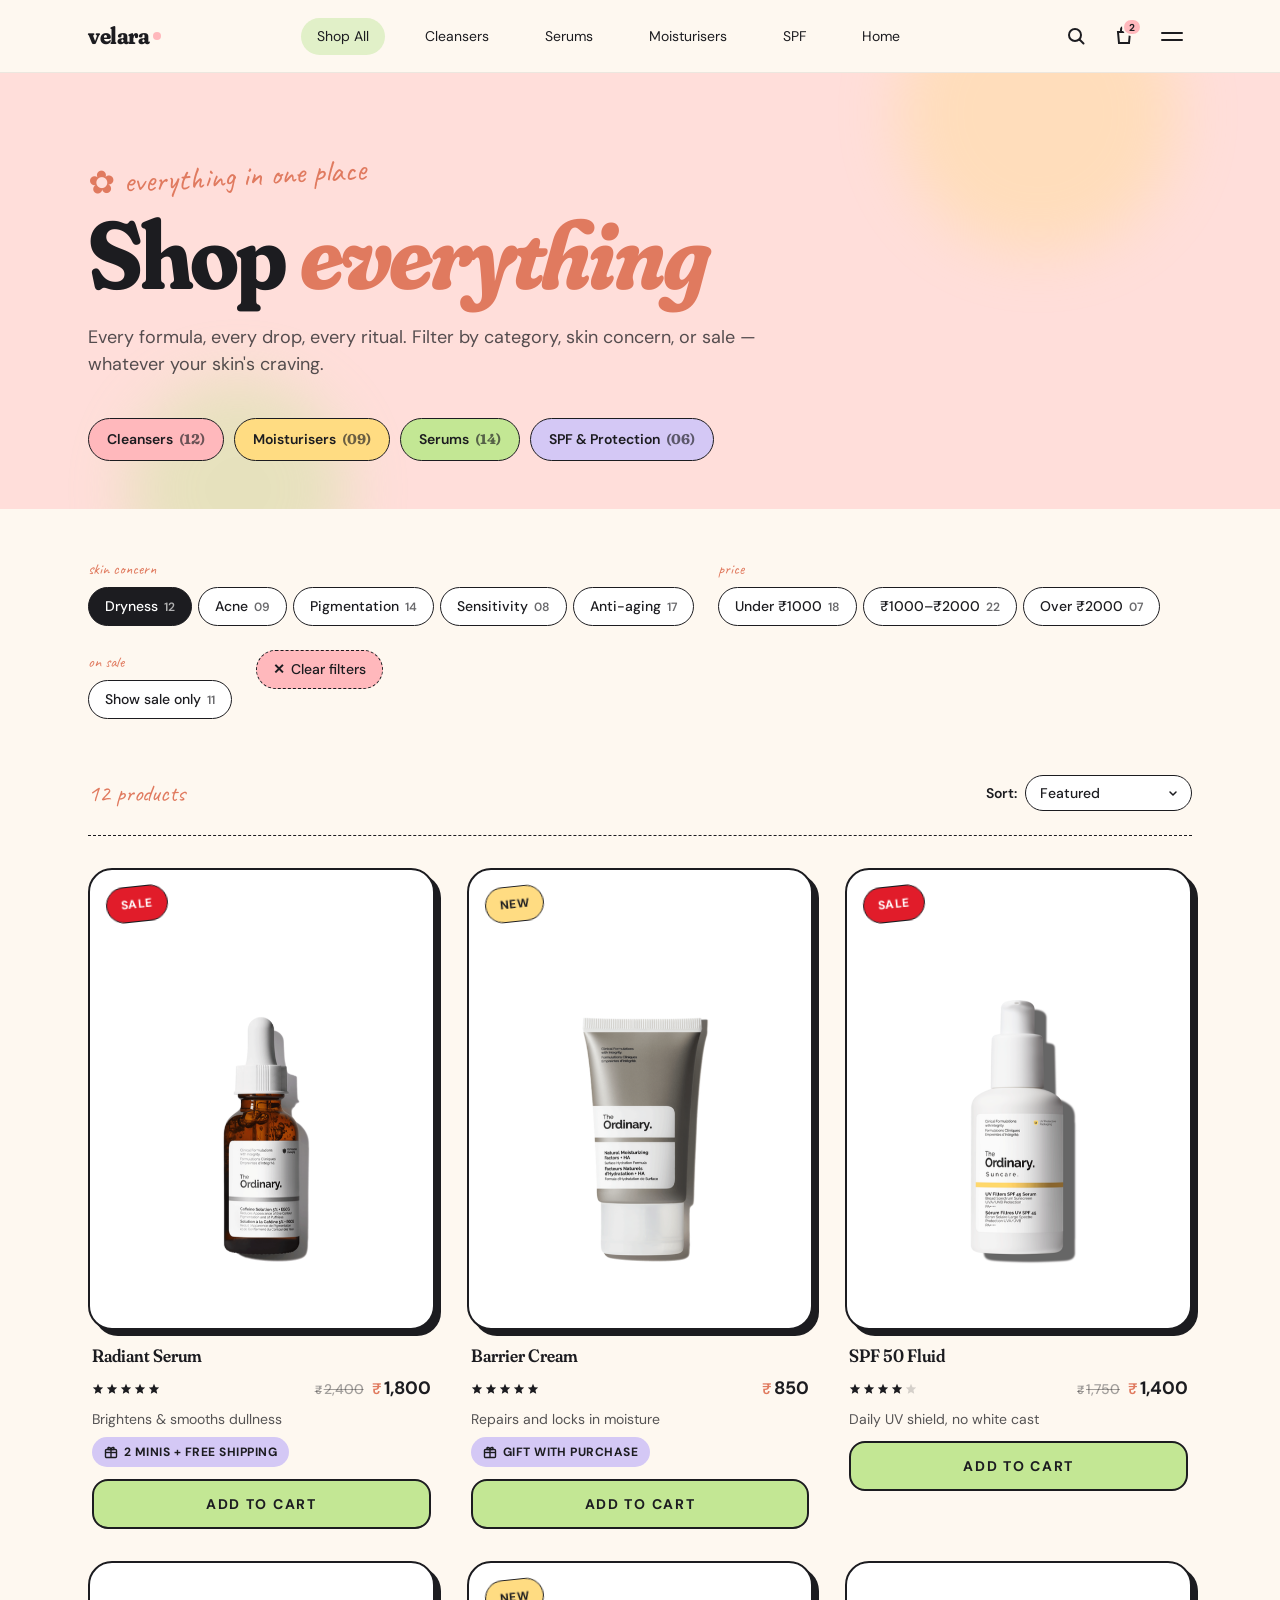
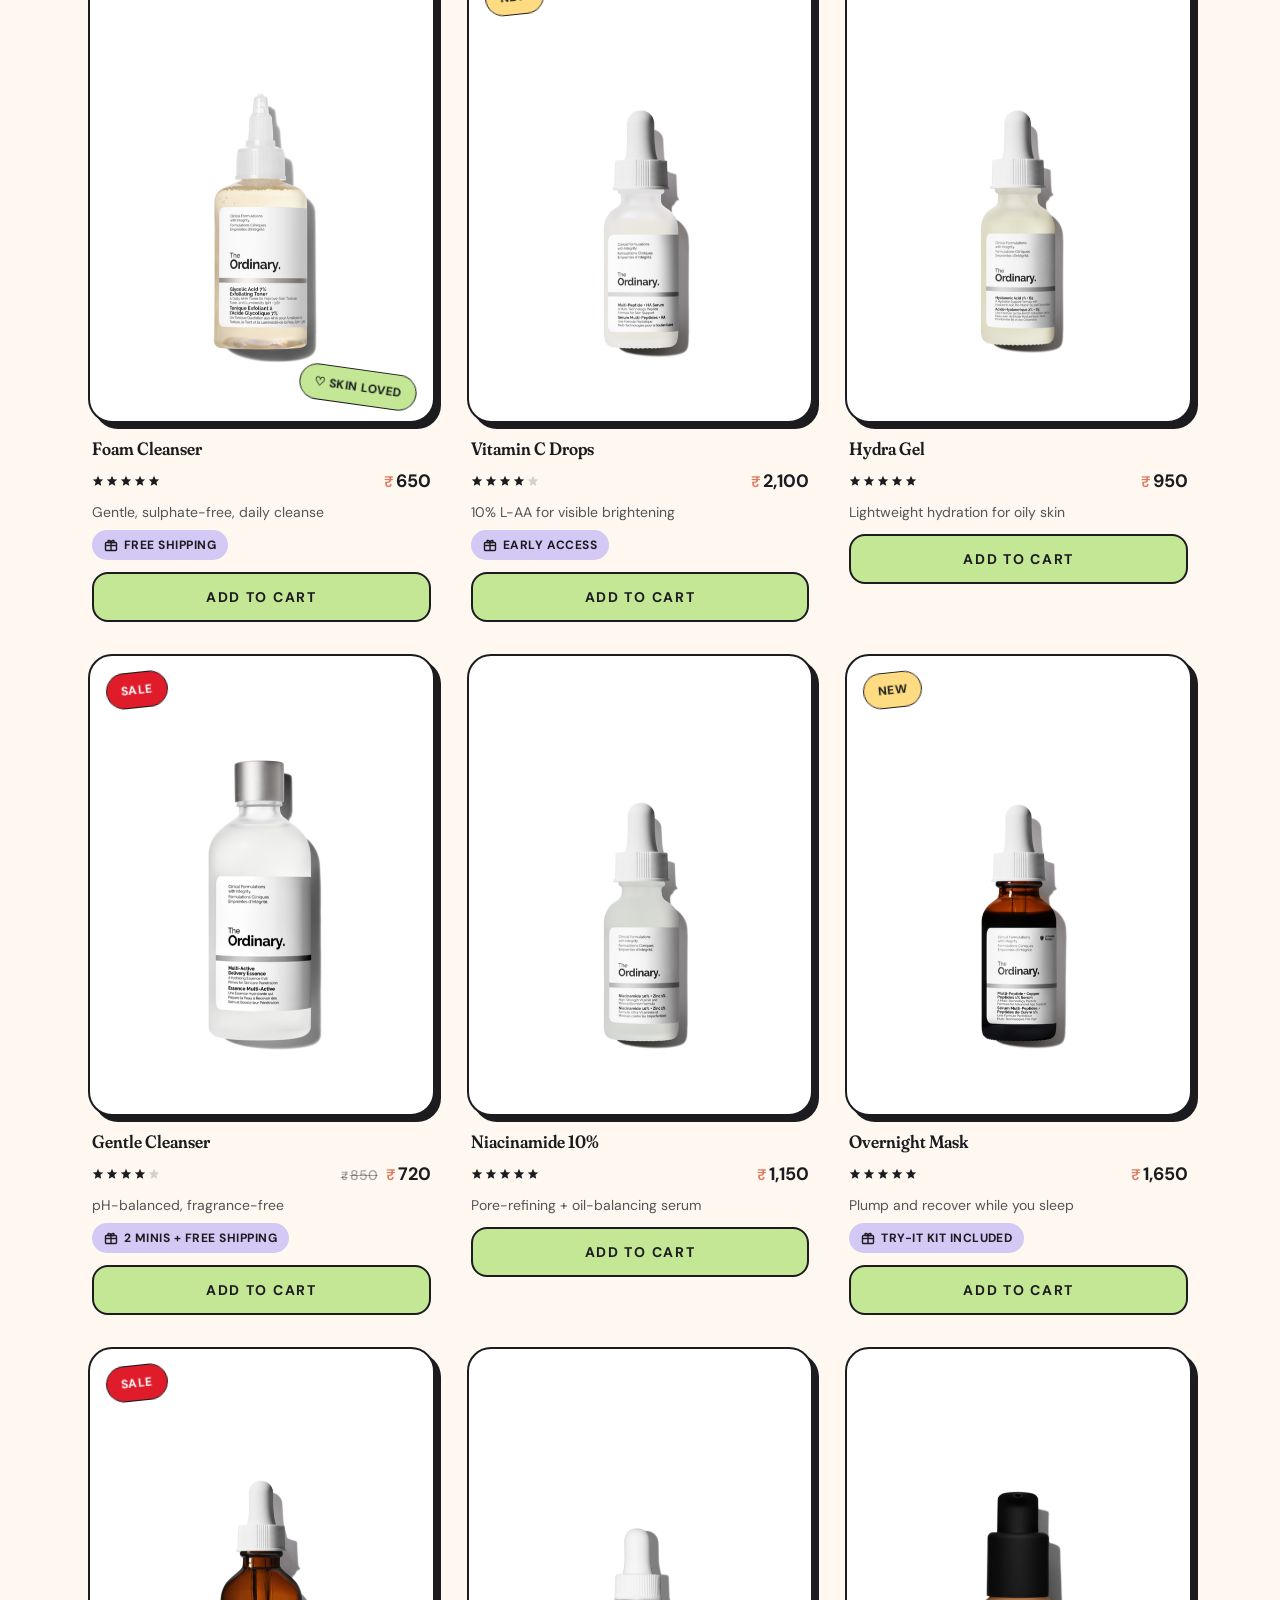
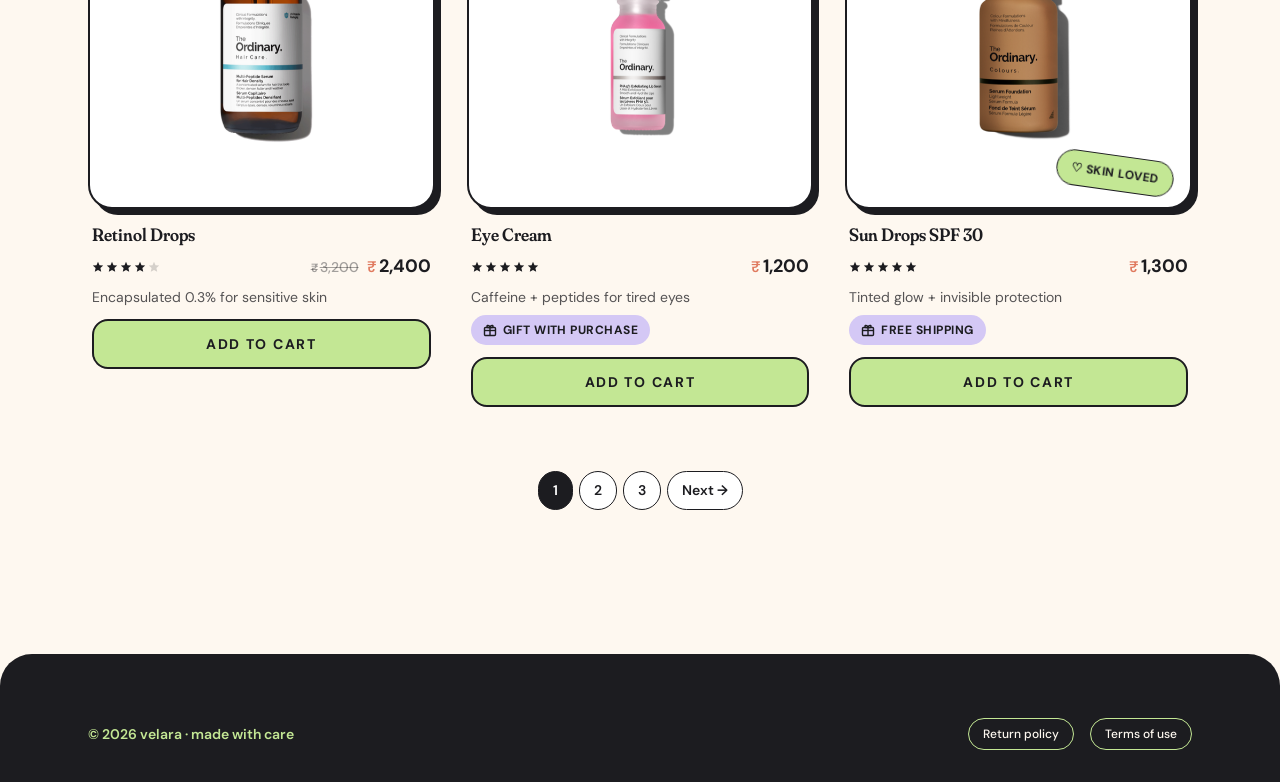
<file: preview/shop-all.html>
<!doctype html>
<html lang="en" dir="ltr">
<head>
  <meta charset="utf-8">
  <meta name="viewport" content="width=device-width, initial-scale=1.0">
  <title>Shop All — VELARA</title>
  <meta name="description" content="Every formula in one place — Velara's full skincare catalogue.">

  <link rel="preconnect" href="https://fonts.googleapis.com">
  <link rel="preconnect" href="https://fonts.gstatic.com" crossorigin>

  <link rel="stylesheet" href="../assets/velara-base.css">
  <link rel="stylesheet" href="../assets/velara-fonts.css">
  <link rel="stylesheet" href="../assets/velara-animations.css">
  <link rel="stylesheet" href="../assets/velara-layout.css">

  <style>
    /* ── Header (same as homepage) ─────────────── */
    .site-header { position: sticky; top: 0; z-index: 100; background-color: var(--color-cream); border-bottom: 1px solid rgba(28,28,32,0.08); }
    .site-header__inner { display: grid; grid-template-columns: auto 1fr auto; align-items: center; height: 72px; gap: var(--space-3); }
    .site-header__logo { font-family: var(--font-display); font-variation-settings: "opsz" 100, "SOFT" 100; font-size: 1.5rem; font-weight: 700; color: var(--color-black); letter-spacing: -0.02em; }
    .site-header__logo .dot { display: inline-block; width: 8px; height: 8px; border-radius: 50%; background: var(--color-pink); margin-left: 4px; vertical-align: 4px; }
    .site-header__nav { display: none; justify-content: center; gap: var(--space-3); }
    .site-header__nav a { font-family: var(--font-body); font-size: var(--text-sm); color: var(--color-black); padding: 8px 16px; border-radius: var(--radius-pill); transition: background-color var(--transition-base); }
    .site-header__nav a:hover, .site-header__nav a.is-active { background-color: var(--color-mint-soft); }
    .site-header__icons { display: flex; align-items: center; gap: var(--space-1); }
    .site-header__icons button, .site-header__icons a { width: 40px; height: 40px; display: inline-flex; align-items: center; justify-content: center; color: var(--color-black); position: relative; border-radius: var(--radius-pill); transition: background-color var(--transition-base); }
    .cart-count { position: absolute; top: 2px; right: 2px; min-width: 18px; height: 18px; padding: 0 5px; border-radius: var(--radius-pill); background-color: var(--color-pink); color: var(--color-black); font-family: var(--font-body); font-size: 10px; font-weight: 700; display: inline-flex; align-items: center; justify-content: center; border: 2px solid var(--color-cream); }
    .hamburger { width: 28px; height: 28px; display: inline-flex; flex-direction: column; justify-content: center; gap: 5px; }
    .hamburger__bar { display: block; width: 22px; height: 2px; background-color: var(--color-black); border-radius: 999px; transition: transform var(--transition-base); }
    @media (min-width: 1200px) { .site-header__nav { display: flex; } .site-header__hamburger { display: none; } }
    @media (max-width: 1199.98px) { .site-header__nav { display: none; } }

    /* ── Shop All Hero ─────────────────────────── */
    .shop-hero { background-color: var(--color-pink-soft); padding-block: var(--space-10) var(--space-6); position: relative; overflow: hidden; }
    .shop-hero::before { content: ""; position: absolute; width: 280px; height: 280px; background: var(--color-yellow); border-radius: 50%; top: -100px; right: 8%; opacity: 0.35; filter: blur(30px); pointer-events: none; }
    .shop-hero::after  { content: ""; position: absolute; width: 220px; height: 220px; background: var(--color-mint);   border-radius: 50%; bottom: -90px; left: 10%; opacity: 0.4; filter: blur(30px); pointer-events: none; }
    .shop-hero__inner { position: relative; z-index: 1; }
    .shop-hero__eyebrow { font-family: var(--font-script); font-size: clamp(1.5rem, 2.5vw, 2rem); color: var(--color-terracotta); transform: rotate(-3deg); display: inline-block; margin-bottom: var(--space-1); }
    .shop-hero__eyebrow::before { content: "✿ "; }
    .shop-hero__title { font-family: var(--font-display); font-variation-settings: "opsz" 144, "SOFT" 100; font-size: clamp(3rem, 8vw, 6rem); font-weight: 700; color: var(--color-black); line-height: 0.95; letter-spacing: -0.03em; max-width: 18ch; }
    .shop-hero__title em { font-style: italic; color: var(--color-terracotta); }
    .shop-hero__sub { font-family: var(--font-body); font-size: var(--text-lg); color: var(--color-black); opacity: 0.75; max-width: 56ch; margin-top: var(--space-3); }
    .shop-hero__pills { display: flex; flex-wrap: wrap; gap: 10px; margin-top: var(--space-5); }
    .shop-hero__pill { font-family: var(--font-body); font-size: var(--text-sm); font-weight: 600; padding: 10px 18px; border-radius: var(--radius-pill); border: 1.5px solid var(--color-black); background: var(--color-white); color: var(--color-black); display: inline-flex; align-items: center; gap: 6px; transition: transform var(--transition-base), background-color var(--transition-base); text-decoration: none; }
    .shop-hero__pill:hover { transform: translateY(-2px); }
    .shop-hero__pill--pink { background: var(--color-pink); } .shop-hero__pill--yellow { background: var(--color-yellow); } .shop-hero__pill--mint { background: var(--color-mint); } .shop-hero__pill--lavender { background: var(--color-lavender); }
    .shop-hero__pill__count { font-family: var(--font-display); font-variation-settings: "SOFT" 100; font-weight: 700; opacity: 0.65; }

    /* ── Catalogue ─────────────────────────────── */
    .catalogue { background-color: var(--color-cream); padding-block: var(--space-6) var(--space-10); }
    .filter-group { display: flex; flex-direction: column; gap: 6px; }
    .filter-group__label { font-family: var(--font-script); font-size: var(--text-base); color: var(--color-terracotta); }
    .filter-group__pills { display: flex; flex-wrap: wrap; gap: 6px; }
    .catalogue__filters { display: flex; flex-wrap: wrap; gap: var(--space-3); margin-bottom: var(--space-4); align-items: flex-start; }
    .filter-pill { font-family: var(--font-body); font-size: var(--text-sm); font-weight: 500; padding: 8px 16px; border-radius: var(--radius-pill); border: 1.5px solid var(--color-black); background-color: var(--color-white); color: var(--color-black); cursor: pointer; display: inline-flex; align-items: center; gap: 6px; transition: background-color var(--transition-base), transform var(--transition-base); text-decoration: none; }
    .filter-pill:hover { transform: translateY(-1px); background-color: var(--color-pink-soft); }
    .filter-pill--active { background-color: var(--color-black); color: var(--color-white); }
    .filter-pill__count { font-family: var(--font-body); font-size: var(--text-xs); opacity: 0.65; font-weight: 600; }
    .filter-pill--clear { background: var(--color-pink); border-style: dashed; }
    .filter-pill--clear::before { content: "✕"; font-weight: 700; }

    .catalogue__toolbar { display: flex; flex-wrap: wrap; gap: var(--space-2); align-items: center; justify-content: space-between; padding: var(--space-3) 0; margin-bottom: var(--space-4); border-bottom: 1.5px dashed var(--color-black); }
    .catalogue__count { font-family: var(--font-script); font-size: var(--text-xl); color: var(--color-terracotta); }
    .catalogue__sort { display: flex; align-items: center; gap: var(--space-1); }
    .catalogue__sort-label { font-family: var(--font-body); font-size: var(--text-sm); color: var(--color-black); font-weight: 600; }
    .catalogue__sort select { font-family: var(--font-body); font-size: var(--text-sm); font-weight: 500; padding: 8px 32px 8px 14px; border: 1.5px solid var(--color-black); border-radius: var(--radius-pill); background-color: var(--color-white); color: var(--color-black); cursor: pointer; appearance: none; background-image: url("data:image/svg+xml,%3Csvg xmlns='http://www.w3.org/2000/svg' width='12' height='12' viewBox='0 0 12 12' fill='none' stroke='%231C1C20' stroke-width='1.5' stroke-linecap='round' stroke-linejoin='round'%3E%3Cpath d='M3 5l3 3 3-3'/%3E%3C/svg%3E"); background-repeat: no-repeat; background-position: right 12px center; }
    .catalogue__sort select:hover { background-color: var(--color-yellow-soft); }

    .catalogue__grid { display: grid; grid-template-columns: repeat(3, 1fr); gap: var(--space-4); }
    @media (max-width: 1199.98px) { .catalogue__grid { grid-template-columns: repeat(2, 1fr); } }
    @media (max-width: 809.98px)  { .catalogue__grid { grid-template-columns: 1fr; } }

    /* Product card (mirrors snippets/product-card.liquid) */
    .product-card { display: flex; flex-direction: column; gap: var(--space-2); color: var(--color-black); text-decoration: none; transition: transform var(--transition-base); }
    .product-card:hover { transform: translateY(-4px); }
    .product-card__media { position: relative; aspect-ratio: 3 / 4; overflow: hidden; border-radius: var(--radius-lg); border: 2px solid var(--color-black); background-color: var(--color-white); box-shadow: 6px 6px 0 var(--color-black); transition: box-shadow var(--transition-base); }
    .product-card:hover .product-card__media { box-shadow: 3px 3px 0 var(--color-black); }
    .product-card__media img { width: 100%; height: 100%; object-fit: contain; transition: transform var(--transition-slow); }
    .product-card:hover .product-card__media img { transform: scale(1.05); }
    .product-card__body { display: flex; flex-direction: column; gap: 8px; padding-inline: 4px; }
    .product-card__title { font-family: var(--font-display); font-variation-settings: "opsz" 100, "SOFT" 80; font-size: var(--text-lg); font-weight: 600; color: var(--color-black); text-decoration: none; line-height: 1.15; }
    .product-card__title:hover { color: var(--color-terracotta); }
    .product-card__meta-row { display: flex; justify-content: space-between; align-items: center; gap: var(--space-2); flex-wrap: wrap; }
    .product-card__rating { display: inline-flex; align-items: center; gap: 2px; }
    .product-card__rating .star { fill: var(--color-black); }
    .product-card__rating .star--empty { fill: rgba(28,28,32,0.18); }
    .product-card__rating-count { font-family: var(--font-body); font-size: var(--text-xs); color: rgba(28,28,32,0.6); margin-left: 6px; font-weight: 500; }
    .product-card__price-row { display: inline-flex; align-items: baseline; gap: 8px; font-family: var(--font-body); font-weight: 700; font-size: var(--text-lg); }
    .product-card__compare { color: rgba(28,28,32,0.4); font-size: var(--text-sm); font-weight: 500; text-decoration: line-through; }
    .product-card__price { font-family: var(--font-body); font-size: var(--text-lg); font-weight: 700; color: var(--color-black); }
    .product-card__currency { font-size: 0.85em; color: var(--color-terracotta); margin-right: 2px; font-weight: 600; }
    .product-card__compare .product-card__currency { color: inherit; }
    .product-card__tagline { font-family: var(--font-body); font-size: var(--text-sm); color: rgba(28,28,32,0.75); line-height: 1.35; margin: 0; }
    .product-card__promo { display: inline-flex; align-items: center; gap: 6px; padding: 6px 12px; border-radius: var(--radius-pill); background-color: var(--color-lavender); color: var(--color-black); font-family: var(--font-body); font-size: var(--text-xs); font-weight: 700; letter-spacing: 0.04em; text-transform: uppercase; width: max-content; max-width: 100%; }
    .product-card__cta { display: block; width: 100%; padding: 14px 16px; font-family: var(--font-body); font-size: var(--text-sm); font-weight: 700; letter-spacing: 0.12em; text-transform: uppercase; text-align: center; color: var(--color-black); background-color: var(--color-mint); border: 2px solid var(--color-black); border-radius: var(--radius-md); cursor: pointer; transition: background-color var(--transition-base), transform var(--transition-base); text-decoration: none; margin-top: 4px; }
    .product-card__cta:hover { background-color: var(--color-yellow); }
    .product-card__cta:active { transform: translateY(1px); }

    .sticker { position: absolute; top: 16px; left: 16px; z-index: 2; padding: 8px 14px; border-radius: var(--radius-pill); border: 1.5px solid var(--color-black); font-family: var(--font-body); font-size: var(--text-xs); font-weight: 700; text-transform: uppercase; letter-spacing: 0.04em; transform: rotate(-6deg); transition: transform var(--transition-base); background: var(--color-red); color: var(--color-white); }
    .product-card:hover .sticker { transform: rotate(-3deg) scale(1.05); }
    .sticker--new { background: var(--color-yellow); color: var(--color-black); }
    .sticker--loved { background: var(--color-mint); color: var(--color-black); top: auto; left: auto; bottom: 16px; right: 16px; transform: rotate(8deg); }
    .product-card:hover .sticker--loved { transform: rotate(4deg) scale(1.05); }
    .sticker--loved::before { content: "♡ "; }

    /* Pagination */
    .pagination { display: flex; justify-content: center; align-items: center; gap: 6px; padding-block: var(--space-8) var(--space-2); flex-wrap: wrap; }
    .pagination a, .pagination span { font-family: var(--font-body); font-size: var(--text-sm); font-weight: 600; padding: 8px 14px; border: 1.5px solid var(--color-black); border-radius: var(--radius-pill); color: var(--color-black); background-color: var(--color-white); text-decoration: none; }
    .pagination a:hover { background-color: var(--color-mint); }
    .pagination .current { background-color: var(--color-black); color: var(--color-white); }

    /* Footer (slim, reuses homepage style) */
    .site-footer { background-color: var(--color-black); color: var(--color-cream); padding-block: var(--space-8) var(--space-4); border-radius: var(--radius-xl) var(--radius-xl) 0 0; margin-top: var(--space-6); }
    .site-footer__bottom { display: flex; flex-wrap: wrap; align-items: center; justify-content: space-between; gap: var(--space-3); }
    .site-footer__copyright { font-family: var(--font-body); font-size: var(--text-sm); color: var(--color-mint); font-weight: 600; }
    .site-footer__legal { display: flex; gap: var(--space-2); }
    .site-footer__legal a { font-family: var(--font-body); font-size: var(--text-xs); color: var(--color-cream); padding: 6px 14px; border-radius: var(--radius-pill); border: 1.5px solid var(--color-mint); font-weight: 500; text-decoration: none; }
  </style>
</head>
<body>

<!-- Header -->
<header class="site-header" data-header>
  <div class="container site-header__inner">
    <a href="index.html" class="site-header__logo">velara<span class="dot"></span></a>
    <nav class="site-header__nav" aria-label="Primary">
      <a href="shop-all.html" class="is-active">Shop All</a>
      <a href="#">Cleansers</a>
      <a href="#">Serums</a>
      <a href="#">Moisturisers</a>
      <a href="#">SPF</a>
      <a href="index.html">Home</a>
    </nav>
    <div class="site-header__icons">
      <a href="#" aria-label="Search" class="show-desktop-only">
        <svg width="20" height="20" viewBox="0 0 20 20" fill="none" stroke="currentColor" stroke-width="2" stroke-linecap="round"><circle cx="9" cy="9" r="6"/><line x1="13.5" y1="13.5" x2="17.5" y2="17.5"/></svg>
      </a>
      <a href="#" aria-label="Cart">
        <svg width="22" height="22" viewBox="0 0 22 22" fill="none" stroke="currentColor" stroke-width="2" stroke-linecap="round"><path d="M5 7h12l-1 11H6L5 7z"/><path d="M8 7V5a3 3 0 0 1 6 0v2"/></svg>
        <span class="cart-count">2</span>
      </a>
      <button type="button" class="hamburger site-header__hamburger" aria-label="Menu">
        <span class="hamburger__bar"></span>
        <span class="hamburger__bar"></span>
      </button>
    </div>
  </div>
</header>

<main>
  <!-- Shop All Hero -->
  <section class="shop-hero">
    <div class="container shop-hero__inner">
      <span class="shop-hero__eyebrow">everything in one place</span>
      <h1 class="shop-hero__title">Shop <em>everything</em></h1>
      <p class="shop-hero__sub">Every formula, every drop, every ritual. Filter by category, skin concern, or sale — whatever your skin's craving.</p>
      <div class="shop-hero__pills">
        <a href="#" class="shop-hero__pill shop-hero__pill--pink">Cleansers <span class="shop-hero__pill__count">(12)</span></a>
        <a href="#" class="shop-hero__pill shop-hero__pill--yellow">Moisturisers <span class="shop-hero__pill__count">(09)</span></a>
        <a href="#" class="shop-hero__pill shop-hero__pill--mint">Serums <span class="shop-hero__pill__count">(14)</span></a>
        <a href="#" class="shop-hero__pill shop-hero__pill--lavender">SPF & Protection <span class="shop-hero__pill__count">(06)</span></a>
      </div>
    </div>
  </section>

  <!-- Catalogue -->
  <section class="catalogue">
    <div class="container">
      <!-- Filter pills -->
      <div class="catalogue__filters">
        <div class="filter-group">
          <span class="filter-group__label">skin concern</span>
          <div class="filter-group__pills">
            <a href="#" class="filter-pill filter-pill--active">Dryness <span class="filter-pill__count">12</span></a>
            <a href="#" class="filter-pill">Acne <span class="filter-pill__count">09</span></a>
            <a href="#" class="filter-pill">Pigmentation <span class="filter-pill__count">14</span></a>
            <a href="#" class="filter-pill">Sensitivity <span class="filter-pill__count">08</span></a>
            <a href="#" class="filter-pill">Anti-aging <span class="filter-pill__count">17</span></a>
          </div>
        </div>
        <div class="filter-group">
          <span class="filter-group__label">price</span>
          <div class="filter-group__pills">
            <a href="#" class="filter-pill">Under ₹1000 <span class="filter-pill__count">18</span></a>
            <a href="#" class="filter-pill">₹1000–₹2000 <span class="filter-pill__count">22</span></a>
            <a href="#" class="filter-pill">Over ₹2000 <span class="filter-pill__count">07</span></a>
          </div>
        </div>
        <div class="filter-group">
          <span class="filter-group__label">on sale</span>
          <div class="filter-group__pills">
            <a href="#" class="filter-pill">Show sale only <span class="filter-pill__count">11</span></a>
          </div>
        </div>
        <a href="#" class="filter-pill filter-pill--clear">Clear filters</a>
      </div>

      <!-- Toolbar -->
      <div class="catalogue__toolbar">
        <span class="catalogue__count">12 products</span>
        <form class="catalogue__sort" onsubmit="return false">
          <label for="SortBy" class="catalogue__sort-label">Sort:</label>
          <select id="SortBy">
            <option>Featured</option>
            <option>Price: Low to High</option>
            <option>Price: High to Low</option>
            <option>Newest</option>
            <option>Best Selling</option>
          </select>
        </form>
      </div>

      <!-- Grid -->
      <div class="catalogue__grid">
        
        <article class="product-card">
          <a href="#" class="product-card__media">
            <span class="sticker">sale</span>
            <img src="images/products/caffeine-solution-5pct-egcg-30ml.png" alt="Radiant Serum">
          </a>
          <div class="product-card__body">
            <a href="#" class="product-card__title">Radiant Serum</a>
            <div class="product-card__meta-row">
              <div class="product-card__rating" aria-label="5 out of 5 stars"><svg class="star star--filled" viewBox="0 0 12 12" width="12" height="12" aria-hidden="true"><path d="M6 .8l1.5 3.4 3.7.4-2.8 2.5.8 3.6L6 8.9 2.8 10.7l.8-3.6L.8 4.6l3.7-.4z"/></svg><svg class="star star--filled" viewBox="0 0 12 12" width="12" height="12" aria-hidden="true"><path d="M6 .8l1.5 3.4 3.7.4-2.8 2.5.8 3.6L6 8.9 2.8 10.7l.8-3.6L.8 4.6l3.7-.4z"/></svg><svg class="star star--filled" viewBox="0 0 12 12" width="12" height="12" aria-hidden="true"><path d="M6 .8l1.5 3.4 3.7.4-2.8 2.5.8 3.6L6 8.9 2.8 10.7l.8-3.6L.8 4.6l3.7-.4z"/></svg><svg class="star star--filled" viewBox="0 0 12 12" width="12" height="12" aria-hidden="true"><path d="M6 .8l1.5 3.4 3.7.4-2.8 2.5.8 3.6L6 8.9 2.8 10.7l.8-3.6L.8 4.6l3.7-.4z"/></svg><svg class="star star--filled" viewBox="0 0 12 12" width="12" height="12" aria-hidden="true"><path d="M6 .8l1.5 3.4 3.7.4-2.8 2.5.8 3.6L6 8.9 2.8 10.7l.8-3.6L.8 4.6l3.7-.4z"/></svg></div>
              <div class="product-card__price-row">
                <s class="product-card__compare"><span class="product-card__currency">₹</span>2,400</s>
                <span class="product-card__price"><span class="product-card__currency">₹</span>1,800</span>
              </div>
            </div>
            <p class="product-card__tagline">Brightens & smooths dullness</p>
            <span class="product-card__promo"><svg width="14" height="14" viewBox="0 0 14 14" fill="none" stroke="currentColor" stroke-width="1.4" aria-hidden="true"><rect x="1.5" y="4.5" width="11" height="8" rx="1"/><line x1="1.5" y1="7.5" x2="12.5" y2="7.5"/><line x1="7" y1="4.5" x2="7" y2="12.5"/><path d="M7 4.5C7 3 5.5 2 4.5 2.5S4 4.5 5 4.5h2"/><path d="M7 4.5C7 3 8.5 2 9.5 2.5S10 4.5 9 4.5H7"/></svg>2 MINIS + FREE SHIPPING</span>
            <button type="button" class="product-card__cta">ADD TO CART</button>
          </div>
        </article>
        <article class="product-card">
          <a href="#" class="product-card__media">
            <span class="sticker sticker--new">new</span>
            <img src="images/products/natural-moisturizing-factors-ha-30ml.png" alt="Barrier Cream">
          </a>
          <div class="product-card__body">
            <a href="#" class="product-card__title">Barrier Cream</a>
            <div class="product-card__meta-row">
              <div class="product-card__rating" aria-label="5 out of 5 stars"><svg class="star star--filled" viewBox="0 0 12 12" width="12" height="12" aria-hidden="true"><path d="M6 .8l1.5 3.4 3.7.4-2.8 2.5.8 3.6L6 8.9 2.8 10.7l.8-3.6L.8 4.6l3.7-.4z"/></svg><svg class="star star--filled" viewBox="0 0 12 12" width="12" height="12" aria-hidden="true"><path d="M6 .8l1.5 3.4 3.7.4-2.8 2.5.8 3.6L6 8.9 2.8 10.7l.8-3.6L.8 4.6l3.7-.4z"/></svg><svg class="star star--filled" viewBox="0 0 12 12" width="12" height="12" aria-hidden="true"><path d="M6 .8l1.5 3.4 3.7.4-2.8 2.5.8 3.6L6 8.9 2.8 10.7l.8-3.6L.8 4.6l3.7-.4z"/></svg><svg class="star star--filled" viewBox="0 0 12 12" width="12" height="12" aria-hidden="true"><path d="M6 .8l1.5 3.4 3.7.4-2.8 2.5.8 3.6L6 8.9 2.8 10.7l.8-3.6L.8 4.6l3.7-.4z"/></svg><svg class="star star--filled" viewBox="0 0 12 12" width="12" height="12" aria-hidden="true"><path d="M6 .8l1.5 3.4 3.7.4-2.8 2.5.8 3.6L6 8.9 2.8 10.7l.8-3.6L.8 4.6l3.7-.4z"/></svg></div>
              <div class="product-card__price-row">
                
                <span class="product-card__price"><span class="product-card__currency">₹</span>850</span>
              </div>
            </div>
            <p class="product-card__tagline">Repairs and locks in moisture</p>
            <span class="product-card__promo"><svg width="14" height="14" viewBox="0 0 14 14" fill="none" stroke="currentColor" stroke-width="1.4" aria-hidden="true"><rect x="1.5" y="4.5" width="11" height="8" rx="1"/><line x1="1.5" y1="7.5" x2="12.5" y2="7.5"/><line x1="7" y1="4.5" x2="7" y2="12.5"/><path d="M7 4.5C7 3 5.5 2 4.5 2.5S4 4.5 5 4.5h2"/><path d="M7 4.5C7 3 8.5 2 9.5 2.5S10 4.5 9 4.5H7"/></svg>GIFT WITH PURCHASE</span>
            <button type="button" class="product-card__cta">ADD TO CART</button>
          </div>
        </article>
        <article class="product-card">
          <a href="#" class="product-card__media">
            <span class="sticker">sale</span>
            <img src="images/products/uv-filters-spf-45-serum-int-60ml.png" alt="SPF 50 Fluid">
          </a>
          <div class="product-card__body">
            <a href="#" class="product-card__title">SPF 50 Fluid</a>
            <div class="product-card__meta-row">
              <div class="product-card__rating" aria-label="4 out of 5 stars"><svg class="star star--filled" viewBox="0 0 12 12" width="12" height="12" aria-hidden="true"><path d="M6 .8l1.5 3.4 3.7.4-2.8 2.5.8 3.6L6 8.9 2.8 10.7l.8-3.6L.8 4.6l3.7-.4z"/></svg><svg class="star star--filled" viewBox="0 0 12 12" width="12" height="12" aria-hidden="true"><path d="M6 .8l1.5 3.4 3.7.4-2.8 2.5.8 3.6L6 8.9 2.8 10.7l.8-3.6L.8 4.6l3.7-.4z"/></svg><svg class="star star--filled" viewBox="0 0 12 12" width="12" height="12" aria-hidden="true"><path d="M6 .8l1.5 3.4 3.7.4-2.8 2.5.8 3.6L6 8.9 2.8 10.7l.8-3.6L.8 4.6l3.7-.4z"/></svg><svg class="star star--filled" viewBox="0 0 12 12" width="12" height="12" aria-hidden="true"><path d="M6 .8l1.5 3.4 3.7.4-2.8 2.5.8 3.6L6 8.9 2.8 10.7l.8-3.6L.8 4.6l3.7-.4z"/></svg><svg class="star star--empty" viewBox="0 0 12 12" width="12" height="12" aria-hidden="true"><path d="M6 .8l1.5 3.4 3.7.4-2.8 2.5.8 3.6L6 8.9 2.8 10.7l.8-3.6L.8 4.6l3.7-.4z"/></svg></div>
              <div class="product-card__price-row">
                <s class="product-card__compare"><span class="product-card__currency">₹</span>1,750</s>
                <span class="product-card__price"><span class="product-card__currency">₹</span>1,400</span>
              </div>
            </div>
            <p class="product-card__tagline">Daily UV shield, no white cast</p>
            
            <button type="button" class="product-card__cta">ADD TO CART</button>
          </div>
        </article>
        <article class="product-card">
          <a href="#" class="product-card__media">
            <span class="sticker sticker--loved">skin loved</span>
            <img src="images/products/glyc-acid-7pct-100ml-Aug-UPC.png" alt="Foam Cleanser">
          </a>
          <div class="product-card__body">
            <a href="#" class="product-card__title">Foam Cleanser</a>
            <div class="product-card__meta-row">
              <div class="product-card__rating" aria-label="5 out of 5 stars"><svg class="star star--filled" viewBox="0 0 12 12" width="12" height="12" aria-hidden="true"><path d="M6 .8l1.5 3.4 3.7.4-2.8 2.5.8 3.6L6 8.9 2.8 10.7l.8-3.6L.8 4.6l3.7-.4z"/></svg><svg class="star star--filled" viewBox="0 0 12 12" width="12" height="12" aria-hidden="true"><path d="M6 .8l1.5 3.4 3.7.4-2.8 2.5.8 3.6L6 8.9 2.8 10.7l.8-3.6L.8 4.6l3.7-.4z"/></svg><svg class="star star--filled" viewBox="0 0 12 12" width="12" height="12" aria-hidden="true"><path d="M6 .8l1.5 3.4 3.7.4-2.8 2.5.8 3.6L6 8.9 2.8 10.7l.8-3.6L.8 4.6l3.7-.4z"/></svg><svg class="star star--filled" viewBox="0 0 12 12" width="12" height="12" aria-hidden="true"><path d="M6 .8l1.5 3.4 3.7.4-2.8 2.5.8 3.6L6 8.9 2.8 10.7l.8-3.6L.8 4.6l3.7-.4z"/></svg><svg class="star star--filled" viewBox="0 0 12 12" width="12" height="12" aria-hidden="true"><path d="M6 .8l1.5 3.4 3.7.4-2.8 2.5.8 3.6L6 8.9 2.8 10.7l.8-3.6L.8 4.6l3.7-.4z"/></svg></div>
              <div class="product-card__price-row">
                
                <span class="product-card__price"><span class="product-card__currency">₹</span>650</span>
              </div>
            </div>
            <p class="product-card__tagline">Gentle, sulphate-free, daily cleanse</p>
            <span class="product-card__promo"><svg width="14" height="14" viewBox="0 0 14 14" fill="none" stroke="currentColor" stroke-width="1.4" aria-hidden="true"><rect x="1.5" y="4.5" width="11" height="8" rx="1"/><line x1="1.5" y1="7.5" x2="12.5" y2="7.5"/><line x1="7" y1="4.5" x2="7" y2="12.5"/><path d="M7 4.5C7 3 5.5 2 4.5 2.5S4 4.5 5 4.5h2"/><path d="M7 4.5C7 3 8.5 2 9.5 2.5S10 4.5 9 4.5H7"/></svg>FREE SHIPPING</span>
            <button type="button" class="product-card__cta">ADD TO CART</button>
          </div>
        </article>
        <article class="product-card">
          <a href="#" class="product-card__media">
            <span class="sticker sticker--new">new</span>
            <img src="images/products/multi-peptide-ha-serum-30ml.png" alt="Vitamin C Drops">
          </a>
          <div class="product-card__body">
            <a href="#" class="product-card__title">Vitamin C Drops</a>
            <div class="product-card__meta-row">
              <div class="product-card__rating" aria-label="4 out of 5 stars"><svg class="star star--filled" viewBox="0 0 12 12" width="12" height="12" aria-hidden="true"><path d="M6 .8l1.5 3.4 3.7.4-2.8 2.5.8 3.6L6 8.9 2.8 10.7l.8-3.6L.8 4.6l3.7-.4z"/></svg><svg class="star star--filled" viewBox="0 0 12 12" width="12" height="12" aria-hidden="true"><path d="M6 .8l1.5 3.4 3.7.4-2.8 2.5.8 3.6L6 8.9 2.8 10.7l.8-3.6L.8 4.6l3.7-.4z"/></svg><svg class="star star--filled" viewBox="0 0 12 12" width="12" height="12" aria-hidden="true"><path d="M6 .8l1.5 3.4 3.7.4-2.8 2.5.8 3.6L6 8.9 2.8 10.7l.8-3.6L.8 4.6l3.7-.4z"/></svg><svg class="star star--filled" viewBox="0 0 12 12" width="12" height="12" aria-hidden="true"><path d="M6 .8l1.5 3.4 3.7.4-2.8 2.5.8 3.6L6 8.9 2.8 10.7l.8-3.6L.8 4.6l3.7-.4z"/></svg><svg class="star star--empty" viewBox="0 0 12 12" width="12" height="12" aria-hidden="true"><path d="M6 .8l1.5 3.4 3.7.4-2.8 2.5.8 3.6L6 8.9 2.8 10.7l.8-3.6L.8 4.6l3.7-.4z"/></svg></div>
              <div class="product-card__price-row">
                
                <span class="product-card__price"><span class="product-card__currency">₹</span>2,100</span>
              </div>
            </div>
            <p class="product-card__tagline">10% L-AA for visible brightening</p>
            <span class="product-card__promo"><svg width="14" height="14" viewBox="0 0 14 14" fill="none" stroke="currentColor" stroke-width="1.4" aria-hidden="true"><rect x="1.5" y="4.5" width="11" height="8" rx="1"/><line x1="1.5" y1="7.5" x2="12.5" y2="7.5"/><line x1="7" y1="4.5" x2="7" y2="12.5"/><path d="M7 4.5C7 3 5.5 2 4.5 2.5S4 4.5 5 4.5h2"/><path d="M7 4.5C7 3 8.5 2 9.5 2.5S10 4.5 9 4.5H7"/></svg>EARLY ACCESS</span>
            <button type="button" class="product-card__cta">ADD TO CART</button>
          </div>
        </article>
        <article class="product-card">
          <a href="#" class="product-card__media">
            
            <img src="images/products/hyaluronic-acid-2pct-B5-30ml-Clr-Acu.png" alt="Hydra Gel">
          </a>
          <div class="product-card__body">
            <a href="#" class="product-card__title">Hydra Gel</a>
            <div class="product-card__meta-row">
              <div class="product-card__rating" aria-label="5 out of 5 stars"><svg class="star star--filled" viewBox="0 0 12 12" width="12" height="12" aria-hidden="true"><path d="M6 .8l1.5 3.4 3.7.4-2.8 2.5.8 3.6L6 8.9 2.8 10.7l.8-3.6L.8 4.6l3.7-.4z"/></svg><svg class="star star--filled" viewBox="0 0 12 12" width="12" height="12" aria-hidden="true"><path d="M6 .8l1.5 3.4 3.7.4-2.8 2.5.8 3.6L6 8.9 2.8 10.7l.8-3.6L.8 4.6l3.7-.4z"/></svg><svg class="star star--filled" viewBox="0 0 12 12" width="12" height="12" aria-hidden="true"><path d="M6 .8l1.5 3.4 3.7.4-2.8 2.5.8 3.6L6 8.9 2.8 10.7l.8-3.6L.8 4.6l3.7-.4z"/></svg><svg class="star star--filled" viewBox="0 0 12 12" width="12" height="12" aria-hidden="true"><path d="M6 .8l1.5 3.4 3.7.4-2.8 2.5.8 3.6L6 8.9 2.8 10.7l.8-3.6L.8 4.6l3.7-.4z"/></svg><svg class="star star--filled" viewBox="0 0 12 12" width="12" height="12" aria-hidden="true"><path d="M6 .8l1.5 3.4 3.7.4-2.8 2.5.8 3.6L6 8.9 2.8 10.7l.8-3.6L.8 4.6l3.7-.4z"/></svg></div>
              <div class="product-card__price-row">
                
                <span class="product-card__price"><span class="product-card__currency">₹</span>950</span>
              </div>
            </div>
            <p class="product-card__tagline">Lightweight hydration for oily skin</p>
            
            <button type="button" class="product-card__cta">ADD TO CART</button>
          </div>
        </article>
        <article class="product-card">
          <a href="#" class="product-card__media">
            <span class="sticker">sale</span>
            <img src="images/products/multi-active-delivery-essence-100ml.png" alt="Gentle Cleanser">
          </a>
          <div class="product-card__body">
            <a href="#" class="product-card__title">Gentle Cleanser</a>
            <div class="product-card__meta-row">
              <div class="product-card__rating" aria-label="4 out of 5 stars"><svg class="star star--filled" viewBox="0 0 12 12" width="12" height="12" aria-hidden="true"><path d="M6 .8l1.5 3.4 3.7.4-2.8 2.5.8 3.6L6 8.9 2.8 10.7l.8-3.6L.8 4.6l3.7-.4z"/></svg><svg class="star star--filled" viewBox="0 0 12 12" width="12" height="12" aria-hidden="true"><path d="M6 .8l1.5 3.4 3.7.4-2.8 2.5.8 3.6L6 8.9 2.8 10.7l.8-3.6L.8 4.6l3.7-.4z"/></svg><svg class="star star--filled" viewBox="0 0 12 12" width="12" height="12" aria-hidden="true"><path d="M6 .8l1.5 3.4 3.7.4-2.8 2.5.8 3.6L6 8.9 2.8 10.7l.8-3.6L.8 4.6l3.7-.4z"/></svg><svg class="star star--filled" viewBox="0 0 12 12" width="12" height="12" aria-hidden="true"><path d="M6 .8l1.5 3.4 3.7.4-2.8 2.5.8 3.6L6 8.9 2.8 10.7l.8-3.6L.8 4.6l3.7-.4z"/></svg><svg class="star star--empty" viewBox="0 0 12 12" width="12" height="12" aria-hidden="true"><path d="M6 .8l1.5 3.4 3.7.4-2.8 2.5.8 3.6L6 8.9 2.8 10.7l.8-3.6L.8 4.6l3.7-.4z"/></svg></div>
              <div class="product-card__price-row">
                <s class="product-card__compare"><span class="product-card__currency">₹</span>850</s>
                <span class="product-card__price"><span class="product-card__currency">₹</span>720</span>
              </div>
            </div>
            <p class="product-card__tagline">pH-balanced, fragrance-free</p>
            <span class="product-card__promo"><svg width="14" height="14" viewBox="0 0 14 14" fill="none" stroke="currentColor" stroke-width="1.4" aria-hidden="true"><rect x="1.5" y="4.5" width="11" height="8" rx="1"/><line x1="1.5" y1="7.5" x2="12.5" y2="7.5"/><line x1="7" y1="4.5" x2="7" y2="12.5"/><path d="M7 4.5C7 3 5.5 2 4.5 2.5S4 4.5 5 4.5h2"/><path d="M7 4.5C7 3 8.5 2 9.5 2.5S10 4.5 9 4.5H7"/></svg>2 MINIS + FREE SHIPPING</span>
            <button type="button" class="product-card__cta">ADD TO CART</button>
          </div>
        </article>
        <article class="product-card">
          <a href="#" class="product-card__media">
            
            <img src="images/products/niacinamide-10pct-zinc-1pct-30ml.png" alt="Niacinamide 10%">
          </a>
          <div class="product-card__body">
            <a href="#" class="product-card__title">Niacinamide 10%</a>
            <div class="product-card__meta-row">
              <div class="product-card__rating" aria-label="5 out of 5 stars"><svg class="star star--filled" viewBox="0 0 12 12" width="12" height="12" aria-hidden="true"><path d="M6 .8l1.5 3.4 3.7.4-2.8 2.5.8 3.6L6 8.9 2.8 10.7l.8-3.6L.8 4.6l3.7-.4z"/></svg><svg class="star star--filled" viewBox="0 0 12 12" width="12" height="12" aria-hidden="true"><path d="M6 .8l1.5 3.4 3.7.4-2.8 2.5.8 3.6L6 8.9 2.8 10.7l.8-3.6L.8 4.6l3.7-.4z"/></svg><svg class="star star--filled" viewBox="0 0 12 12" width="12" height="12" aria-hidden="true"><path d="M6 .8l1.5 3.4 3.7.4-2.8 2.5.8 3.6L6 8.9 2.8 10.7l.8-3.6L.8 4.6l3.7-.4z"/></svg><svg class="star star--filled" viewBox="0 0 12 12" width="12" height="12" aria-hidden="true"><path d="M6 .8l1.5 3.4 3.7.4-2.8 2.5.8 3.6L6 8.9 2.8 10.7l.8-3.6L.8 4.6l3.7-.4z"/></svg><svg class="star star--filled" viewBox="0 0 12 12" width="12" height="12" aria-hidden="true"><path d="M6 .8l1.5 3.4 3.7.4-2.8 2.5.8 3.6L6 8.9 2.8 10.7l.8-3.6L.8 4.6l3.7-.4z"/></svg></div>
              <div class="product-card__price-row">
                
                <span class="product-card__price"><span class="product-card__currency">₹</span>1,150</span>
              </div>
            </div>
            <p class="product-card__tagline">Pore-refining + oil-balancing serum</p>
            
            <button type="button" class="product-card__cta">ADD TO CART</button>
          </div>
        </article>
        <article class="product-card">
          <a href="#" class="product-card__media">
            <span class="sticker sticker--new">new</span>
            <img src="images/products/multi-peptide-copper-peptides-1pct-serum-30ml.png" alt="Overnight Mask">
          </a>
          <div class="product-card__body">
            <a href="#" class="product-card__title">Overnight Mask</a>
            <div class="product-card__meta-row">
              <div class="product-card__rating" aria-label="5 out of 5 stars"><svg class="star star--filled" viewBox="0 0 12 12" width="12" height="12" aria-hidden="true"><path d="M6 .8l1.5 3.4 3.7.4-2.8 2.5.8 3.6L6 8.9 2.8 10.7l.8-3.6L.8 4.6l3.7-.4z"/></svg><svg class="star star--filled" viewBox="0 0 12 12" width="12" height="12" aria-hidden="true"><path d="M6 .8l1.5 3.4 3.7.4-2.8 2.5.8 3.6L6 8.9 2.8 10.7l.8-3.6L.8 4.6l3.7-.4z"/></svg><svg class="star star--filled" viewBox="0 0 12 12" width="12" height="12" aria-hidden="true"><path d="M6 .8l1.5 3.4 3.7.4-2.8 2.5.8 3.6L6 8.9 2.8 10.7l.8-3.6L.8 4.6l3.7-.4z"/></svg><svg class="star star--filled" viewBox="0 0 12 12" width="12" height="12" aria-hidden="true"><path d="M6 .8l1.5 3.4 3.7.4-2.8 2.5.8 3.6L6 8.9 2.8 10.7l.8-3.6L.8 4.6l3.7-.4z"/></svg><svg class="star star--filled" viewBox="0 0 12 12" width="12" height="12" aria-hidden="true"><path d="M6 .8l1.5 3.4 3.7.4-2.8 2.5.8 3.6L6 8.9 2.8 10.7l.8-3.6L.8 4.6l3.7-.4z"/></svg></div>
              <div class="product-card__price-row">
                
                <span class="product-card__price"><span class="product-card__currency">₹</span>1,650</span>
              </div>
            </div>
            <p class="product-card__tagline">Plump and recover while you sleep</p>
            <span class="product-card__promo"><svg width="14" height="14" viewBox="0 0 14 14" fill="none" stroke="currentColor" stroke-width="1.4" aria-hidden="true"><rect x="1.5" y="4.5" width="11" height="8" rx="1"/><line x1="1.5" y1="7.5" x2="12.5" y2="7.5"/><line x1="7" y1="4.5" x2="7" y2="12.5"/><path d="M7 4.5C7 3 5.5 2 4.5 2.5S4 4.5 5 4.5h2"/><path d="M7 4.5C7 3 8.5 2 9.5 2.5S10 4.5 9 4.5H7"/></svg>TRY-IT KIT INCLUDED</span>
            <button type="button" class="product-card__cta">ADD TO CART</button>
          </div>
        </article>
        <article class="product-card">
          <a href="#" class="product-card__media">
            <span class="sticker">sale</span>
            <img src="images/products/multi-peptide-serum-for-hair-density-60ml.png" alt="Retinol Drops">
          </a>
          <div class="product-card__body">
            <a href="#" class="product-card__title">Retinol Drops</a>
            <div class="product-card__meta-row">
              <div class="product-card__rating" aria-label="4 out of 5 stars"><svg class="star star--filled" viewBox="0 0 12 12" width="12" height="12" aria-hidden="true"><path d="M6 .8l1.5 3.4 3.7.4-2.8 2.5.8 3.6L6 8.9 2.8 10.7l.8-3.6L.8 4.6l3.7-.4z"/></svg><svg class="star star--filled" viewBox="0 0 12 12" width="12" height="12" aria-hidden="true"><path d="M6 .8l1.5 3.4 3.7.4-2.8 2.5.8 3.6L6 8.9 2.8 10.7l.8-3.6L.8 4.6l3.7-.4z"/></svg><svg class="star star--filled" viewBox="0 0 12 12" width="12" height="12" aria-hidden="true"><path d="M6 .8l1.5 3.4 3.7.4-2.8 2.5.8 3.6L6 8.9 2.8 10.7l.8-3.6L.8 4.6l3.7-.4z"/></svg><svg class="star star--filled" viewBox="0 0 12 12" width="12" height="12" aria-hidden="true"><path d="M6 .8l1.5 3.4 3.7.4-2.8 2.5.8 3.6L6 8.9 2.8 10.7l.8-3.6L.8 4.6l3.7-.4z"/></svg><svg class="star star--empty" viewBox="0 0 12 12" width="12" height="12" aria-hidden="true"><path d="M6 .8l1.5 3.4 3.7.4-2.8 2.5.8 3.6L6 8.9 2.8 10.7l.8-3.6L.8 4.6l3.7-.4z"/></svg></div>
              <div class="product-card__price-row">
                <s class="product-card__compare"><span class="product-card__currency">₹</span>3,200</s>
                <span class="product-card__price"><span class="product-card__currency">₹</span>2,400</span>
              </div>
            </div>
            <p class="product-card__tagline">Encapsulated 0.3% for sensitive skin</p>
            
            <button type="button" class="product-card__cta">ADD TO CART</button>
          </div>
        </article>
        <article class="product-card">
          <a href="#" class="product-card__media">
            
            <img src="images/products/pha-5pct-lip-exfoliating-serum-15ml.png" alt="Eye Cream">
          </a>
          <div class="product-card__body">
            <a href="#" class="product-card__title">Eye Cream</a>
            <div class="product-card__meta-row">
              <div class="product-card__rating" aria-label="5 out of 5 stars"><svg class="star star--filled" viewBox="0 0 12 12" width="12" height="12" aria-hidden="true"><path d="M6 .8l1.5 3.4 3.7.4-2.8 2.5.8 3.6L6 8.9 2.8 10.7l.8-3.6L.8 4.6l3.7-.4z"/></svg><svg class="star star--filled" viewBox="0 0 12 12" width="12" height="12" aria-hidden="true"><path d="M6 .8l1.5 3.4 3.7.4-2.8 2.5.8 3.6L6 8.9 2.8 10.7l.8-3.6L.8 4.6l3.7-.4z"/></svg><svg class="star star--filled" viewBox="0 0 12 12" width="12" height="12" aria-hidden="true"><path d="M6 .8l1.5 3.4 3.7.4-2.8 2.5.8 3.6L6 8.9 2.8 10.7l.8-3.6L.8 4.6l3.7-.4z"/></svg><svg class="star star--filled" viewBox="0 0 12 12" width="12" height="12" aria-hidden="true"><path d="M6 .8l1.5 3.4 3.7.4-2.8 2.5.8 3.6L6 8.9 2.8 10.7l.8-3.6L.8 4.6l3.7-.4z"/></svg><svg class="star star--filled" viewBox="0 0 12 12" width="12" height="12" aria-hidden="true"><path d="M6 .8l1.5 3.4 3.7.4-2.8 2.5.8 3.6L6 8.9 2.8 10.7l.8-3.6L.8 4.6l3.7-.4z"/></svg></div>
              <div class="product-card__price-row">
                
                <span class="product-card__price"><span class="product-card__currency">₹</span>1,200</span>
              </div>
            </div>
            <p class="product-card__tagline">Caffeine + peptides for tired eyes</p>
            <span class="product-card__promo"><svg width="14" height="14" viewBox="0 0 14 14" fill="none" stroke="currentColor" stroke-width="1.4" aria-hidden="true"><rect x="1.5" y="4.5" width="11" height="8" rx="1"/><line x1="1.5" y1="7.5" x2="12.5" y2="7.5"/><line x1="7" y1="4.5" x2="7" y2="12.5"/><path d="M7 4.5C7 3 5.5 2 4.5 2.5S4 4.5 5 4.5h2"/><path d="M7 4.5C7 3 8.5 2 9.5 2.5S10 4.5 9 4.5H7"/></svg>GIFT WITH PURCHASE</span>
            <button type="button" class="product-card__cta">ADD TO CART</button>
          </div>
        </article>
        <article class="product-card">
          <a href="#" class="product-card__media">
            <span class="sticker sticker--loved">skin loved</span>
            <img src="images/products/serum-foundation-31-y-30ml.png" alt="Sun Drops SPF 30">
          </a>
          <div class="product-card__body">
            <a href="#" class="product-card__title">Sun Drops SPF 30</a>
            <div class="product-card__meta-row">
              <div class="product-card__rating" aria-label="5 out of 5 stars"><svg class="star star--filled" viewBox="0 0 12 12" width="12" height="12" aria-hidden="true"><path d="M6 .8l1.5 3.4 3.7.4-2.8 2.5.8 3.6L6 8.9 2.8 10.7l.8-3.6L.8 4.6l3.7-.4z"/></svg><svg class="star star--filled" viewBox="0 0 12 12" width="12" height="12" aria-hidden="true"><path d="M6 .8l1.5 3.4 3.7.4-2.8 2.5.8 3.6L6 8.9 2.8 10.7l.8-3.6L.8 4.6l3.7-.4z"/></svg><svg class="star star--filled" viewBox="0 0 12 12" width="12" height="12" aria-hidden="true"><path d="M6 .8l1.5 3.4 3.7.4-2.8 2.5.8 3.6L6 8.9 2.8 10.7l.8-3.6L.8 4.6l3.7-.4z"/></svg><svg class="star star--filled" viewBox="0 0 12 12" width="12" height="12" aria-hidden="true"><path d="M6 .8l1.5 3.4 3.7.4-2.8 2.5.8 3.6L6 8.9 2.8 10.7l.8-3.6L.8 4.6l3.7-.4z"/></svg><svg class="star star--filled" viewBox="0 0 12 12" width="12" height="12" aria-hidden="true"><path d="M6 .8l1.5 3.4 3.7.4-2.8 2.5.8 3.6L6 8.9 2.8 10.7l.8-3.6L.8 4.6l3.7-.4z"/></svg></div>
              <div class="product-card__price-row">
                
                <span class="product-card__price"><span class="product-card__currency">₹</span>1,300</span>
              </div>
            </div>
            <p class="product-card__tagline">Tinted glow + invisible protection</p>
            <span class="product-card__promo"><svg width="14" height="14" viewBox="0 0 14 14" fill="none" stroke="currentColor" stroke-width="1.4" aria-hidden="true"><rect x="1.5" y="4.5" width="11" height="8" rx="1"/><line x1="1.5" y1="7.5" x2="12.5" y2="7.5"/><line x1="7" y1="4.5" x2="7" y2="12.5"/><path d="M7 4.5C7 3 5.5 2 4.5 2.5S4 4.5 5 4.5h2"/><path d="M7 4.5C7 3 8.5 2 9.5 2.5S10 4.5 9 4.5H7"/></svg>FREE SHIPPING</span>
            <button type="button" class="product-card__cta">ADD TO CART</button>
          </div>
        </article>
      
      </div>

      <!-- Pagination -->
      <nav class="pagination" aria-label="Pagination">
        <span class="current">1</span>
        <a href="#">2</a>
        <a href="#">3</a>
        <a href="#">Next →</a>
      </nav>
    </div>
  </section>
</main>

<footer class="site-footer">
  <div class="container site-footer__bottom">
    <span class="site-footer__copyright">© 2026 velara · made with care</span>
    <nav class="site-footer__legal">
      <a href="#">Return policy</a>
      <a href="#">Terms of use</a>
    </nav>
  </div>
</footer>

<script src="../assets/nav.js" defer></script>
<script src="../assets/reveal.js" defer></script>
</body>
</html>
</file>
<file: assets/velara-base.css>
/* ============================================================
   VELARA — Design Tokens
   Sourced from L'Oiseau Dé reference CSS (--token-* variables)
   ============================================================ */

:root {
  /* ── Colours ─────────────────────────────────── */
  --color-white: rgb(255, 255, 255);
  --color-black: rgb(28, 28, 32);            /* slightly warm black, softer than pure */
  --color-cream: rgb(254, 248, 240);         /* page background, warmer than white */
  --color-border: rgb(235, 228, 216);

  /* Playful pastel palette */
  --color-pink: rgb(255, 184, 188);          /* coral pink */
  --color-pink-soft: rgb(255, 222, 218);     /* tint */
  --color-yellow: rgb(255, 220, 130);        /* butter yellow */
  --color-yellow-soft: rgb(255, 240, 200);
  --color-lavender: rgb(212, 200, 245);
  --color-lavender-soft: rgb(232, 226, 248);
  --color-mint: rgb(195, 231, 148);          /* keep the lime/sage as anchor */
  --color-mint-soft: rgb(225, 240, 200);
  --color-terracotta: rgb(224, 122, 95);
  --color-red: rgb(225, 28, 42);             /* vibrant scarlet — sale/alert accents */

  /* Legacy aliases (don't break existing files) */
  --color-accent-warm: rgb(72, 63, 54);
  --color-accent-green: var(--color-mint);
  --color-accent-green-muted: var(--color-mint-soft);
  --color-text-muted: rgba(72, 63, 54, 0.6);
  --color-shimmer: rgba(255, 184, 188, 1);

  /* ── Typography ──────────────────────────────── */
  --font-display: "Fraunces", "Clash Display", "Times New Roman", serif;
  --font-body: "DM Sans", "Inter", -apple-system, BlinkMacSystemFont, "Segoe UI", sans-serif;
  --font-script: "Caveat", "Fraunces", cursive;   /* for quirky handwritten accents */

  --text-xs: 0.75rem;
  --text-sm: 0.875rem;
  --text-base: 1rem;
  --text-lg: 1.125rem;
  --text-xl: 1.5rem;
  --text-2xl: 2rem;
  --text-3xl: 3rem;
  --text-4xl: 4rem;
  --text-hero: clamp(4rem, 13vw, 13rem);

  --tracking-tight: -0.02em;
  --tracking-base: 0;
  --tracking-wide: 0.08em;

  --leading-tight: 1;
  --leading-snug: 1.15;
  --leading-base: 1.5;

  /* ── Spacing (8px base grid) ─────────────────── */
  --space-1: 8px;
  --space-2: 16px;
  --space-3: 24px;
  --space-4: 32px;
  --space-5: 40px;
  --space-6: 48px;
  --space-8: 64px;
  --space-10: 80px;
  --space-12: 96px;
  --space-16: 128px;

  /* ── Layout ──────────────────────────────────── */
  --container-max: 1920px;
  --container-pad-desktop: 88px;
  --container-pad-tablet: 72px;
  --container-pad-mobile: 40px;

  /* ── Borders & radii ─────────────────────────── */
  --border-nav: 1px solid var(--color-border);
  --border-footer-dashed: 1px dashed var(--color-accent-green);
  --radius-sm: 8px;
  --radius-md: 16px;
  --radius-lg: 24px;
  --radius-xl: 32px;
  --radius-pill: 999px;

  /* ── Shadows (multi-layer soft elevation) ────── */
  --shadow-card:
    0 0.7px 0.7px -0.625px rgba(0, 0, 0, 0.04),
    0 1.8px 1.8px -1.25px rgba(0, 0, 0, 0.04),
    0 3.6px 3.6px -1.875px rgba(0, 0, 0, 0.04),
    0 6.9px 6.9px -2.5px rgba(0, 0, 0, 0.04);

  /* ── Transitions ─────────────────────────────── */
  --transition-fast: 150ms ease;
  --transition-base: 300ms ease;
  --transition-slow: 500ms ease;
  --transition-cinematic: 800ms cubic-bezier(0.22, 1, 0.36, 1);

  /* ── Z-Index ─────────────────────────────────── */
  --z-nav: 100;
  --z-overlay: 200;
  --z-modal: 300;
}

/* ── Reset / Base ──────────────────────────────── */
*,
*::before,
*::after {
  box-sizing: border-box;
}

html {
  -webkit-text-size-adjust: 100%;
  scroll-behavior: smooth;
}

body {
  margin: 0;
  font-family: var(--font-body);
  font-size: var(--text-base);
  line-height: var(--leading-base);
  color: var(--color-black);
  background-color: var(--color-cream);
  -webkit-font-smoothing: antialiased;
  -moz-osx-font-smoothing: grayscale;
}

h1, h2, h3, h4, h5, h6 {
  font-family: var(--font-display);
  font-variation-settings: "opsz" 100, "SOFT" 80;
}

img,
picture,
video,
svg {
  display: block;
  max-width: 100%;
  height: auto;
}

button {
  font-family: inherit;
  cursor: pointer;
  background: none;
  border: none;
  padding: 0;
  color: inherit;
}

a {
  color: inherit;
  text-decoration: none;
}

ul,
ol {
  list-style: none;
  margin: 0;
  padding: 0;
}

h1, h2, h3, h4, h5, h6 {
  margin: 0;
  font-weight: 500;
  line-height: var(--leading-snug);
  letter-spacing: var(--tracking-tight);
}

p {
  margin: 0;
}

/* ── Accessibility ─────────────────────────────── */
.visually-hidden {
  position: absolute;
  width: 1px;
  height: 1px;
  padding: 0;
  margin: -1px;
  overflow: hidden;
  clip: rect(0, 0, 0, 0);
  white-space: nowrap;
  border: 0;
}

:focus-visible {
  outline: 2px solid var(--color-accent-warm);
  outline-offset: 2px;
}
</file>
<file: assets/velara-fonts.css>
/* ============================================================
   VELARA — Font Faces
   Fraunces (display, playful variable serif) + DM Sans (body) + Caveat (accent)
   ============================================================ */

@import url("https://fonts.googleapis.com/css2?family=Fraunces:ital,opsz,wght,SOFT@0,9..144,300..900,0..100;1,9..144,300..900,0..100&display=swap");
@import url("https://fonts.googleapis.com/css2?family=DM+Sans:ital,opsz,wght@0,9..40,300..700;1,9..40,300..700&display=swap");
@import url("https://fonts.googleapis.com/css2?family=Caveat:wght@400..700&display=swap");

/* Fontshare Clash Display kept as legacy fallback (some sections may still reference it) */
@import url("https://api.fontshare.com/v2/css?f[]=clash-display@400,500,700&display=swap");

/* Variable font axis presets via classes */
.font-display {
  font-family: var(--font-display);
  font-variation-settings: "opsz" 80, "SOFT" 80;  /* high SOFT axis = playful curves */
  font-weight: 500;
}

.font-display--bold {
  font-variation-settings: "opsz" 100, "SOFT" 100;
  font-weight: 700;
}

.font-body { font-family: var(--font-body); font-weight: 400; }
.font-script { font-family: var(--font-script); font-weight: 500; }

.italic    { font-style: italic; }
.uppercase { text-transform: uppercase; letter-spacing: var(--tracking-wide); }
</file>
<file: assets/velara-animations.css>
/* ============================================================
   VELARA — Keyframes & Motion
   ============================================================ */

/* ── Hero text reveal ──────────────────────────── */
@keyframes fadeSlideUp {
  from {
    opacity: 0;
    transform: translateY(40px);
  }
  to {
    opacity: 1;
    transform: translateY(0);
  }
}

@keyframes fadeSlideLeft {
  from {
    opacity: 0;
    transform: translateX(-24px);
  }
  to {
    opacity: 1;
    transform: translateX(0);
  }
}

@keyframes fadeIn {
  from { opacity: 0; }
  to   { opacity: 1; }
}

/* ── Marquee / ticker scroll ───────────────────── */
@keyframes marquee {
  from { transform: translateX(0); }
  to   { transform: translateX(-50%); }
}

/* ── Subtle shimmer for 3D card cover ──────────── */
@keyframes shimmer {
  0%   { background-position: -200% 0; }
  100% { background-position: 200% 0; }
}

/* ── Hero canvas pulse (fallback) ──────────────── */
@keyframes auroraDrift {
  0%   { background-position: 0% 50%; }
  50%  { background-position: 100% 50%; }
  100% { background-position: 0% 50%; }
}

/* ── Hamburger to X ────────────────────────────── */
@keyframes hamburgerTopOpen {
  0%   { transform: translateY(0) rotate(0); }
  50%  { transform: translateY(6px) rotate(0); }
  100% { transform: translateY(6px) rotate(45deg); }
}

@keyframes hamburgerBottomOpen {
  0%   { transform: translateY(0) rotate(0); }
  50%  { transform: translateY(-6px) rotate(0); }
  100% { transform: translateY(-6px) rotate(-45deg); }
}

/* ── Reveal-on-scroll base ─────────────────────── */
.reveal {
  opacity: 0;
  transform: translateY(32px);
  transition: opacity 800ms cubic-bezier(0.22, 1, 0.36, 1),
              transform 800ms cubic-bezier(0.22, 1, 0.36, 1);
  will-change: transform, opacity;
}

.reveal.is-visible {
  opacity: 1;
  transform: translateY(0);
}

/* ── Parallax image base ───────────────────────── */
.parallax-img {
  transform: scale(1.2);
  transform-origin: center center;
  transition: transform 1200ms cubic-bezier(0.22, 1, 0.36, 1);
  will-change: transform;
}

.parallax-img.is-visible {
  transform: scale(1);
}

/* ── 3D book card ──────────────────────────────── */
.book-card {
  position: relative;
  perspective: 1200px;
  transform-style: preserve-3d;
  transition: transform var(--transition-base);
  will-change: transform;
}

.book-card__paper {
  position: absolute;
  inset: 0;
  transform: translateZ(-10px);
  background: linear-gradient(239deg, #ffffff 0%, #e8e6e0 100%);
  border-radius: 4px;
}

.book-card__cover {
  position: relative;
  z-index: 1;
  overflow: hidden;
  border-radius: 4px;
}

.book-card__shimmer {
  position: absolute;
  inset: 0;
  background: linear-gradient(
    90deg,
    var(--color-shimmer) 0%,
    #ffffff 23%,
    var(--color-shimmer) 40%,
    #ffffff 48%,
    transparent 100%
  );
  background-size: 200% 100%;
  opacity: 0.2;
  pointer-events: none;
  mix-blend-mode: screen;
}

/* ── Arrow CTA shift on hover ──────────────────── */
.cta-arrow {
  display: inline-flex;
  align-items: center;
  gap: 8px;
  transition: gap var(--transition-base);
}

.cta-arrow:hover {
  gap: 14px;
}

.cta-arrow svg {
  transition: transform var(--transition-base);
}

.cta-arrow:hover svg {
  transform: translateX(4px);
}

/* ── Product card hover ────────────────────────── */
.product-card__media img {
  transition: transform var(--transition-slow);
  will-change: transform;
}

.product-card:hover .product-card__media img {
  transform: scale(1.05);
}

/* ── Reduce motion ─────────────────────────────── */
@media (prefers-reduced-motion: reduce) {
  *,
  *::before,
  *::after {
    animation-duration: 0.01ms !important;
    animation-iteration-count: 1 !important;
    transition-duration: 0.01ms !important;
    scroll-behavior: auto !important;
  }

  .parallax-img,
  .parallax-img.is-visible {
    transform: scale(1) !important;
  }
}
</file>
<file: assets/velara-layout.css>
/* ============================================================
   VELARA — Layout & Responsive Utilities
   Breakpoints (from reference HTML):
     Desktop: min-width 1200px
     Tablet:  810px – 1199.98px
     Mobile:  max-width 809.98px
   ============================================================ */

/* ── Container ─────────────────────────────────── */
.container {
  width: 100%;
  max-width: var(--container-max);
  margin-inline: auto;
  padding-inline: var(--container-pad-mobile);
}

@media (min-width: 810px) {
  .container { padding-inline: var(--container-pad-tablet); }
}

@media (min-width: 1200px) {
  .container { padding-inline: var(--container-pad-desktop); }
}

/* ── Full-bleed (escape container) ─────────────── */
.full-bleed {
  width: 100vw;
  margin-inline: calc(50% - 50vw);
}

/* ── Grid helpers ──────────────────────────────── */
.grid {
  display: grid;
  gap: var(--space-3);
}

.grid--2 { grid-template-columns: repeat(2, 1fr); }
.grid--3 { grid-template-columns: repeat(3, 1fr); }
.grid--4 { grid-template-columns: repeat(4, 1fr); }

@media (max-width: 1199.98px) {
  .grid--3,
  .grid--4 { grid-template-columns: repeat(2, 1fr); }
}

@media (max-width: 809.98px) {
  .grid--2,
  .grid--3,
  .grid--4 { grid-template-columns: 1fr; }
}

/* ── Flex helpers ──────────────────────────────── */
.flex { display: flex; }
.flex-col { flex-direction: column; }
.items-center { align-items: center; }
.justify-between { justify-content: space-between; }
.gap-1 { gap: var(--space-1); }
.gap-2 { gap: var(--space-2); }
.gap-3 { gap: var(--space-3); }
.gap-4 { gap: var(--space-4); }

/* ── Section spacing ───────────────────────────── */
.section {
  padding-block: var(--space-10);
}

@media (min-width: 810px) {
  .section { padding-block: var(--space-12); }
}

@media (min-width: 1200px) {
  .section { padding-block: var(--space-16); }
}

/* ── Visibility by breakpoint ──────────────────── */
.hide-mobile { display: none; }
@media (min-width: 810px) { .hide-mobile { display: revert; } }

.hide-tablet-up { display: revert; }
@media (min-width: 810px) { .hide-tablet-up { display: none; } }

.hide-desktop { display: revert; }
@media (min-width: 1200px) { .hide-desktop { display: none; } }

.show-desktop-only { display: none; }
@media (min-width: 1200px) { .show-desktop-only { display: revert; } }

/* ── Buttons ───────────────────────────────────── */
.btn {
  display: inline-flex;
  align-items: center;
  justify-content: center;
  gap: 8px;
  padding: 14px 28px;
  font-family: var(--font-body);
  font-size: var(--text-sm);
  font-weight: 500;
  letter-spacing: 0.02em;
  text-transform: none;
  border-radius: var(--radius-pill);
  transition: background-color var(--transition-base),
              color var(--transition-base),
              border-color var(--transition-base),
              transform var(--transition-base);
}

.btn:hover { transform: translateY(-2px); }
.btn:active { transform: translateY(0); }

.btn--primary {
  background-color: var(--color-black);
  color: var(--color-white);
}

.btn--primary:hover {
  background-color: var(--color-accent-warm);
}

.btn--secondary {
  background-color: transparent;
  color: var(--color-black);
  border: 1px solid var(--color-black);
}

.btn--secondary:hover {
  background-color: var(--color-black);
  color: var(--color-white);
}

.btn--ghost {
  background-color: transparent;
  color: var(--color-black);
  padding: 8px 0;
  border-bottom: 1px solid currentColor;
}

.btn--full {
  width: 100%;
}
</file>
